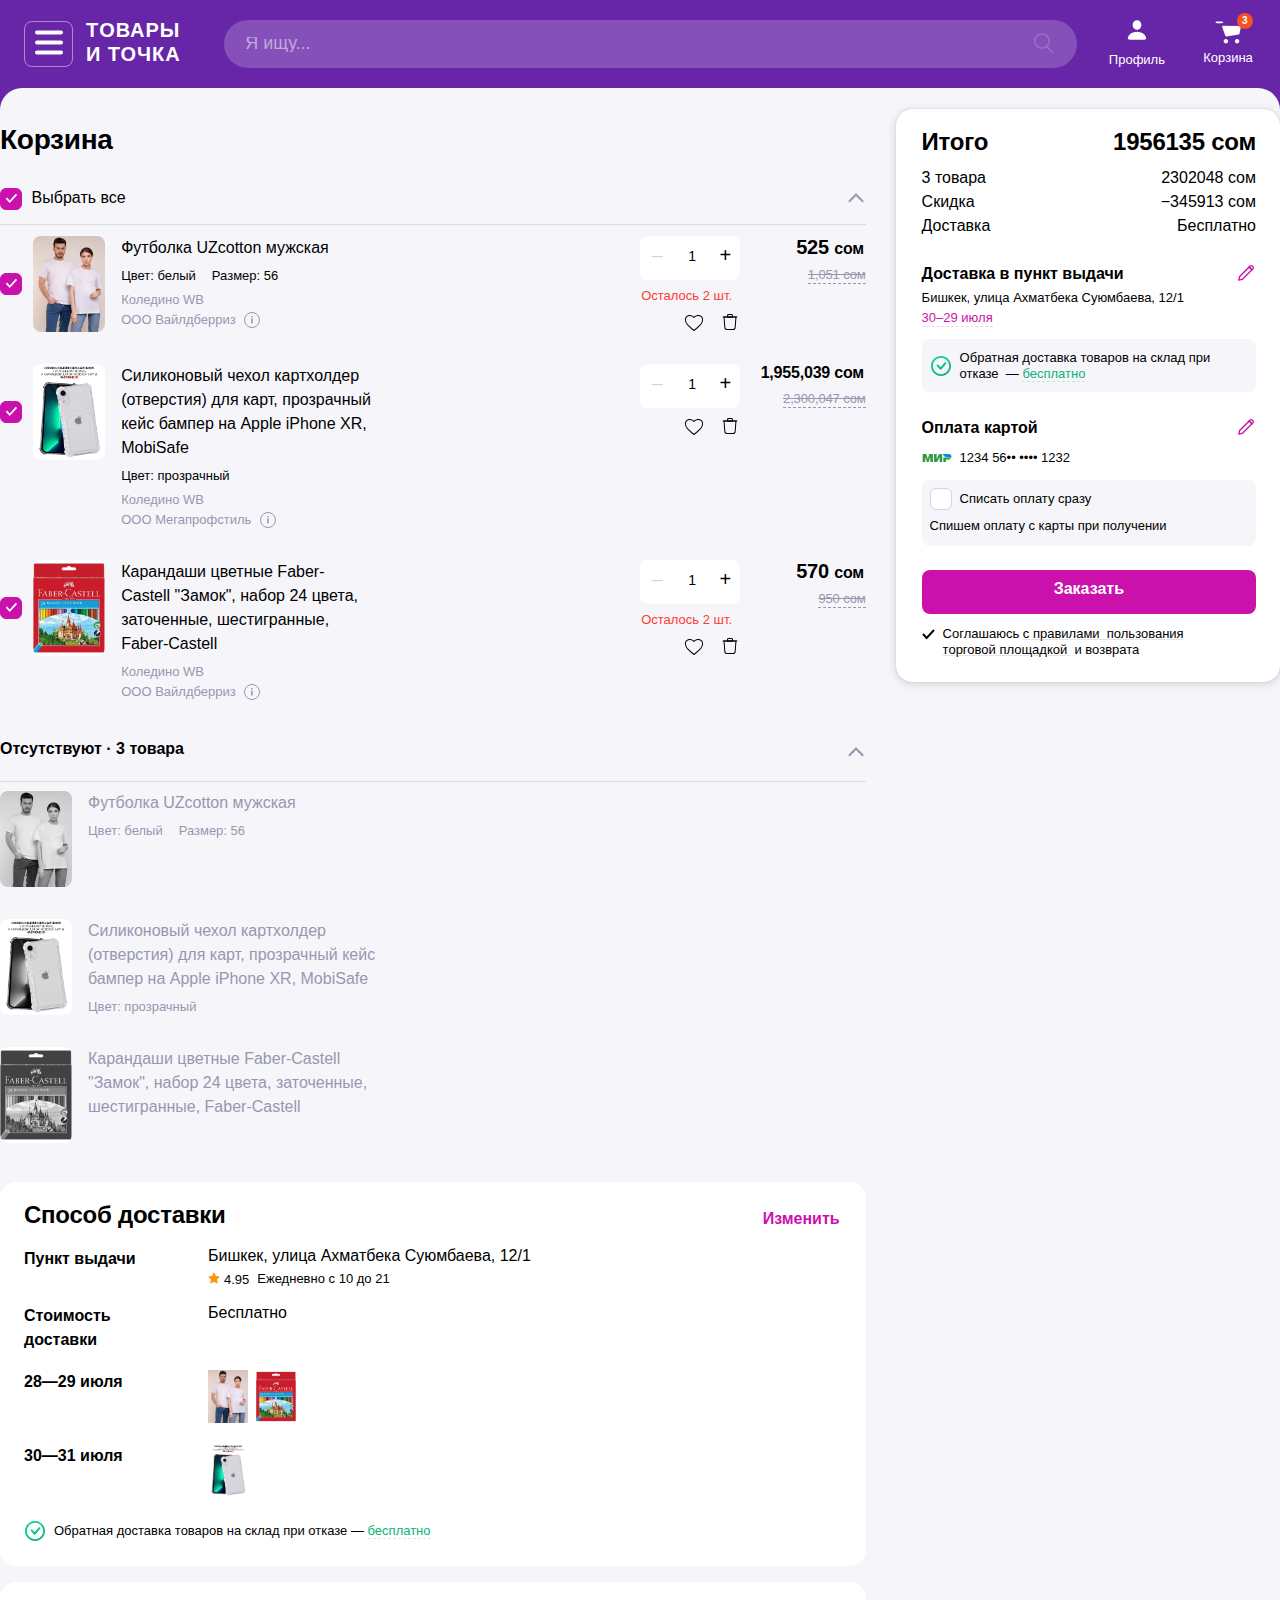
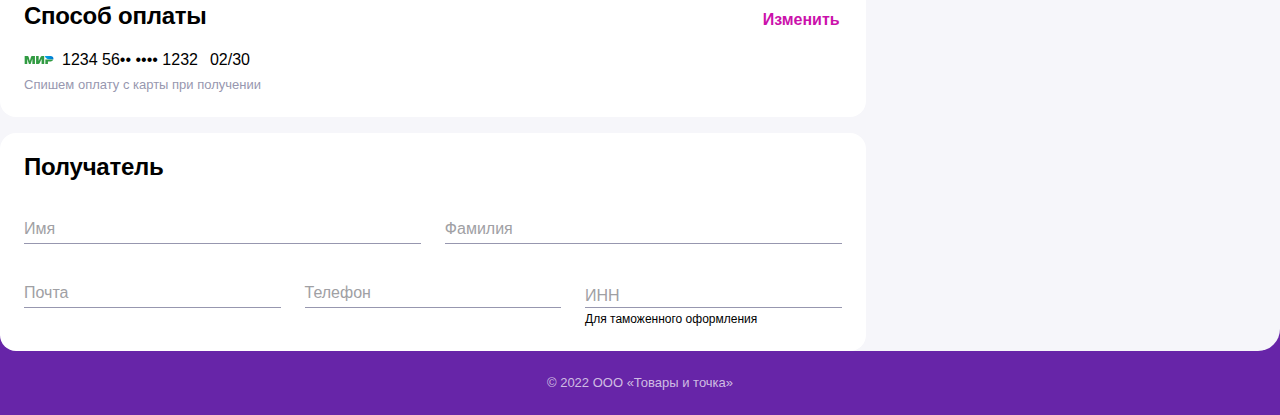
<file: index.html>
<!DOCTYPE html>
<html lang="en">
<head>
    <meta charset="UTF-8">
    <title>Title</title>
    <link rel="stylesheet" href="index.css">
    <link rel="stylesheet" href="src/styles/header.css">
    <link rel="stylesheet" href="src/styles/cartProducts.css">
    <link rel="stylesheet" href="src/styles/decoration.css">
    <link rel="stylesheet" href="src/styles/totalPrice.css">
    <link rel="stylesheet" href="src/styles/modalWindow.css">
</head>
<body>
<header class="header-container">
    <div class="header">
        <svg class="catalog-block-mob" xmlns="http://www.w3.org/2000/svg" width="28" height="28" viewBox="0 0 28 28" fill="none">
            <path fill-rule="evenodd" clip-rule="evenodd" d="M2.75 6C2.75 5.30964 3.30964 4.75 4 4.75H24C24.6904 4.75 25.25 5.30964 25.25 6C25.25 6.69036 24.6904 7.25 24 7.25H4C3.30964 7.25 2.75 6.69036 2.75 6Z" fill="white"/>
            <path fill-rule="evenodd" clip-rule="evenodd" d="M2.75 14C2.75 13.3096 3.30964 12.75 4 12.75H24C24.6904 12.75 25.25 13.3096 25.25 14C25.25 14.6904 24.6904 15.25 24 15.25H4C3.30964 15.25 2.75 14.6904 2.75 14Z" fill="white"/>
            <path fill-rule="evenodd" clip-rule="evenodd" d="M2.75 22C2.75 21.3096 3.30964 20.75 4 20.75H18C18.6904 20.75 19.25 21.3096 19.25 22C19.25 22.6904 18.6904 23.25 18 23.25H4C3.30964 23.25 2.75 22.6904 2.75 22Z" fill="white"/>
        </svg>
        <div class="burger-icon-and-title">
            <button class="catalog-block">
                <img src="src/assets/icons/catalog.svg">
            </button>
            <h4 class="title-wb">Товары<br>и точка</h4>
            <h4 class="title-wb-mob">Товары<br>и точка</h4>
        </div>
        <div class="search-block">
            <input type="text" placeholder="Я ищу...">
            <button><img src="src/assets/icons/search.svg"/></button>
        </div>
        <div class="search-block-mob">
            <svg xmlns="http://www.w3.org/2000/svg" width="28" height="28" viewBox="0 0 28 28" fill="none">
                <path fill-rule="evenodd" clip-rule="evenodd" d="M5.99886 12C5.99886 10.4087 6.631 8.88258 7.75622 7.75736C8.88143 6.63214 10.4076 6 11.9989 6C13.5902 6 15.1163 6.63214 16.2415 7.75736C17.3667 8.88258 17.9989 10.4087 17.9989 12C17.9989 13.5913 17.3667 15.1174 16.2415 16.2426C15.1163 17.3679 13.5902 18 11.9989 18C10.4076 18 8.88143 17.3679 7.75622 16.2426C6.631 15.1174 5.99886 13.5913 5.99886 12ZM11.9989 4C10.7257 4.00018 9.471 4.30422 8.339 4.88684C7.20699 5.46946 6.23038 6.31384 5.49034 7.3498C4.7503 8.38577 4.26819 9.5834 4.08409 10.8432C3.89998 12.1029 4.0192 13.3884 4.43183 14.5928C4.84446 15.7973 5.53859 16.8858 6.45652 17.768C7.37446 18.6502 8.48969 19.3006 9.70953 19.6651C10.9294 20.0296 12.2186 20.0977 13.4701 19.8638C14.7215 19.6298 15.8991 19.1006 16.9049 18.32L22.4339 23.85C22.6215 24.0375 22.8759 24.1428 23.1412 24.1427C23.4065 24.1426 23.6608 24.0371 23.8484 23.8495C24.0359 23.6619 24.1412 23.4074 24.1411 23.1421C24.141 22.8769 24.0355 22.6225 23.8479 22.435L18.3179 16.905C19.2356 15.7225 19.8032 14.3063 19.9561 12.8173C20.109 11.3283 19.8411 9.82621 19.1829 8.48188C18.5246 7.13754 17.5024 6.00485 16.2324 5.21256C14.9625 4.42027 13.4957 4.00017 11.9989 4Z" fill="white"/>
            </svg>
        </div>
        <div class="icons-and-menus">
            <button class="profile-btn">
                <img src="src/assets/icons/user.svg">
                <p>Профиль</p>
            </button>
            <button class="cart-btn">
                <img src="src/assets/icons/cart.svg" alt="cart"/>
                <div id="cart-counter" class="cart_counter_circle"></div>
                <p>Корзина</p>
            </button>
        </div>
    </div>
</header>
<main class="content">
    <section class="cart-container">
        <h3 class="title-cart-container">Корзина</h3>
        <div class="cart">
            <div class="available-products">
                <div class="header-available">
                    <div class="checkbox-block">
                        <input type="checkbox" checked id="cart_all" name="cart_all" onclick="addAllCheck()">
                        <label for="cart_all"></label>
                        <p>Выбрать все</p>
                    </div>
                    <div>
                        <img onclick="dropAvail()" class="dropbtn" src="src/assets/icons/arrow.svg" id="dropbtn-avail">
                    </div>
                </div>
                <hr/>
                <div class="dropdown">
                    <div class="cards-product" id="available-products-list">
<!--                        ///////////////////////////////////////////////////////////////////-->
                    </div>
                </div>
            </div>
            <div class="missing-products">
                <div class="header-missing">
                    <span id="missing-head"></span>
                    <div>
                        <img onclick="dropNotAvail()" class="dropbtn" src="src/assets/icons/arrow.svg" id="dropbtn-miss">
                    </div>
                </div>
                <div class="dropdown">
                    <div class="cards-product" id="missing-products-list">
                        <hr>
<!--                        ////////////////////////////////////////////////////////////////-->
                    </div>
                </div>
            </div>
            <div class="decoration-container">
                <div class="delivery-method-container">
                    <div class="header-decoration-block">
                        <h3>Способ доставки</h3>
                        <button class="change-btn" id="edit-delivery-method-btn" onclick="openModal('deliv')">Изменить</button>
                    </div>
                    <div class="delivery-information" id="delivery-information">
                        <div class="delivery-information-child" id="delivery-information-1"></div>
                        <!--                        ///////////////////////////////////-->
                        <div class="delivery-information-child" id="delivery-information-2"></div>
                        <!--                        ///////////////////////////////////-->
                    </div>
                </div>
                <div class="payment-method-container">
                    <div class="header-decoration-block">
                        <h3>Способ оплаты</h3>
                        <button class="change-btn" onclick="openModal('payMet')">Изменить</button>
                    </div>
                    <div id="select-bank-card">
                        <!--                        ///////////////////////////////////-->
                    </div>
                    <p class="payment-note">Спишем оплату с карты при получении</p>
                </div>
                <div class="recipient-container">
                    <div class="header-decoration-block">
                        <h3>Получатель</h3>
                    </div>
                    <div class="recipient-inputs" id="recipient-inputs">
                        <section>
                            <div class="block-input" id="name">
                                <input type="text" class="input-field" name="name" placeholder=" имя" id='name-input' required />
                                <label for="name-input" class="input-label">Имя</label>
                                <span></span>
                            </div>
                            <div class="block-input" id="surname">
                                <input type="text" class="input-field" placeholder="Фамилия" name="surname" id='surname-input' required />
                                <label for="surname-input" class="input-label">Фамилия</label>
                                <span></span>
                            </div>
                        </section>
                        <section>
                            <div class="block-input" id="email">
                                <input type="text" class="input-field" name="email" id='email-input' placeholder="Почта" required />
                                <label for="email-input" class="input-label">Почта</label>
                                <span></span>
                            </div>
                            <div class="block-input" id="phone">
                                <input type="text"  name="phone" id='phone-input' placeholder="Телефон" required data-phone-pattern = '+7 ___ ___-__-__' />
                                <label for="phone-input" class="input-label">Телефон</label>
                                <span></span>
                            </div>
                            <div class="block-input" id="INN">
                                <input class="input-without-required" type="number"  name="INN" id='INN-input' required placeholder="ИНН" />
                                <label for="INN-input" class="input-label">ИНН</label>
                                <span></span>
                                <p>Для таможенного оформления</p>
                            </div>
                        </section>
                    </div>
                </div>
            </div>
        </div>
    </section>
    <section class="making-order-container">
        <section class="cost-of-the-order" id="cost-of-the-order">
<!--            </section>-->
        </section>
        <div class="block-to-pay">
            <button id="set-order-btn" onclick="checkForm()"><span id="name-order-button">Заказать</span></button>
            <div class="checkbox-agreement">
                <img src="src/assets/icons/arrow_checkbox.svg">
                <p>Соглашаюсь <a >с правилами&nbsp; пользования торговой площадкой&nbsp;</a> и возврата</p>
            </div>
        </div>
    </section>
</main>
<section class="footer">
    <p>© 2022  ООО «Товары и точка»</p>
</section>
<section class="menu-mob">
    <img src="src/assets/icons/main.svg">
    <img src="src/assets/icons/catalog_mob.svg">
    <button class="cart-btn-mob">
        <svg xmlns="http://www.w3.org/2000/svg" width="28" height="29" viewBox="0 0 28 29" fill="none">
            <path fill-rule="evenodd" clip-rule="evenodd" d="M10.3248 18.4744C10.4895 18.9686 10.99 19.2688 11.5036 19.1814L24.1601 17.0281C24.596 16.954 24.9396 16.616 25.0209 16.1813L26.5023 8.25891C26.5592 7.95471 26.3289 7.67241 26.0194 7.66708L7.35686 7.34608C6.99275 7.33982 6.7318 7.69539 6.84695 8.04086L10.3248 18.4744Z" fill="#CB11AB"/>
            <path fill-rule="evenodd" clip-rule="evenodd" d="M23.75 25.3333C24.9926 25.3333 26 24.3259 26 23.0833C26 21.8406 24.9926 20.8333 23.75 20.8333C22.5074 20.8333 21.5 21.8406 21.5 23.0833C21.5 24.3259 22.5074 25.3333 23.75 25.3333Z" fill="#CB11AB"/>
            <path fill-rule="evenodd" clip-rule="evenodd" d="M10.75 25.3333C11.9926 25.3333 13 24.3259 13 23.0833C13 21.8406 11.9926 20.8333 10.75 20.8333C9.50736 20.8333 8.5 21.8406 8.5 23.0833C8.5 24.3259 9.50736 25.3333 10.75 25.3333Z" fill="#CB11AB"/>
            <path fill-rule="evenodd" clip-rule="evenodd" d="M2.45442 3.56046C3.1177 3.41833 4.01745 3.33325 5 3.33325C5.98255 3.33325 6.8823 3.41833 7.54558 3.56046C7.87345 3.63072 8.16489 3.71927 8.38495 3.83075C8.4917 3.88484 8.61185 3.959 8.71511 4.06714C8.80017 4.15621 9 4.40237 9 4.83325C9 5.26413 8.80017 5.5103 8.71511 5.59937C8.61185 5.7075 8.4917 5.78167 8.38495 5.83575C8.16489 5.94724 7.87345 6.03579 7.54558 6.10604C6.8823 6.24818 5.98255 6.33325 5 6.33325C4.01745 6.33325 3.1177 6.24818 2.45442 6.10604C2.12655 6.03579 1.83511 5.94724 1.61505 5.83575C1.5083 5.78167 1.38815 5.7075 1.28489 5.59937C1.19983 5.5103 1 5.26413 1 4.83325C1 4.40237 1.19983 4.15621 1.28489 4.06714C1.38815 3.959 1.5083 3.88484 1.61505 3.83075C1.83511 3.71927 2.12655 3.63072 2.45442 3.56046Z" fill="#CB11AB"/>
        </svg>
        <div id="cart-counter-mob" class="cart_counter_circle"></div>
    </button>
    <img src="src/assets/icons/favorites.svg">
    <svg xmlns="http://www.w3.org/2000/svg" width="28" height="29" viewBox="0 0 28 29" fill="none">
        <path fill-rule="evenodd" clip-rule="evenodd" d="M2.80005 22.7061C2.80005 23.7739 3.54488 24.3333 5.62764 24.3333H21.9725C24.0552 24.3333 24.8 23.7739 24.8 22.7061C24.8 19.6044 20.5656 15.3333 13.8069 15.3333C7.03453 15.3333 2.80005 19.6044 2.80005 22.7061Z" fill="#CCCCCC"/>
        <path fill-rule="evenodd" clip-rule="evenodd" d="M18.8 8.26675C18.8 11.1204 16.4913 13.3333 13.8001 13.3333C11.1088 13.3333 8.80006 11.1204 8.80006 8.29093C8.78692 5.4977 11.122 3.33325 13.8001 3.33325C16.4781 3.33325 18.8 5.44933 18.8 8.26675Z" fill="#CCCCCC"/>
    </svg>
</section>
<section class="modal hidden">
    <div class="header-modal" id="header-modal">
        <button class="btn-close"><img src="src/assets/icons/x_close.svg"/></button>
    </div>
    <div class="content-modal" id="content-modal">
    </div>
</section>
<div class="overlay hidden"></div>
</body>
<script src="src/service/products.js"></script>
<script src="src/service/personalData.js"></script>
<script src="src/components/deliveryRender.js"></script>
<script src="src/components/validationInputs.js"></script>
<script src="src/components/cartRender.js"></script>
<script src="src/components/renderOrder.js"></script>
<script src="modalWindow.js"></script>
</html>
</file>
<file: index.css>
*{
    margin: 0;
    padding: 0;
    box-sizing: border-box;
    font-family: 'Segoe UI', sans-serif;
    --violet: #6725A8;
    --magenta: #CB11AB;
    --light-gray: #F6F6FA;
    --gray: #A0A0A4;
    --smoky: #F6F6FA;
    --smoky-dark: #F0ECF4;
    --gray-blue: #9797AF;
    --coral: #FF3B30;
    --red: #F55123;
    --green: #0CB477;
}
body{
    background: var(--violet);
}
aside, nav, footer, header, section, main {
    display: block;
}
button {
    color: transparent;
    border: none;
}
button:hover{
    transform: scale(1.03);
}
button, input {
    box-shadow: none;
    background: none;
    cursor: pointer;
}
input:focus, input:active,
button:focus, button:active {
    outline: none;
}
input+label {
    cursor: pointer;
}
input::-webkit-outer-spin-button,
input::-webkit-inner-spin-button {
    -webkit-appearance: none;
    margin: 0;
}

input[type=number] {
    -moz-appearance: textfield;
}
@media (max-width: 1024px) and (min-width: 400px){
    .content{
        flex-direction: row;
        padding: 0 3% 4.8% 1.5rem;
    }
}
@media (max-width: 1023px) {
    .content{
        flex-direction: column;
        padding: 0;
    }
    .header-available .checkbox-block{
        padding: 0 1rem;
    }
}
@media (min-width: 1400px) {
    .content{
        padding: 0 2% 3.5% 1.5rem;
    }

}
.content{
    border-radius: 22px;
    background: var(--smoky);
    display: flex;
    align-items: flex-start;
    gap: 1.9rem;
    align-self: stretch;

    /*width: 100vw;*/
}
.checkbox-block{
    display: flex;
    align-items: center;
    gap: 0.6rem;
    align-self: stretch;
}
.checkbox-block p{
    color:  #000;
    font-size: 16px;
    font-style: normal;
    font-weight: 400;
    line-height: 1.3rem;
}
.checkbox-block input {
    position: absolute;
    z-index: -1;
    opacity: 0;
}
.checkbox-block input+label {
    display: inline-flex;
    align-items: center;
    user-select: none;
}
.checkbox-block input+label::before {
    content: '';
    display: inline-block;
    width: 20px;
    height: 20px;
    background: #fff;
    border: 1px solid #d3d4dd;
    border-radius: 6px;
    background-repeat: no-repeat;
    background-position: center center;
    background-size: 100% 100%;
}
.checkbox-block input:checked+label::before {
    background-image: url(src/assets/icons/checkbox.svg);
    border: 1px solid var(--magenta);
    background-color: var(--magenta);
}
.custom-radio{
    display: flex;
    align-items: center;
    gap: 0.6rem;
    align-self: stretch;
}
.custom-radio input {
    position: absolute;
    z-index: -1;
    opacity: 0;
}
.custom-radio input+label {
    display: inline-flex;
    align-items: center;
    user-select: none;
}
.custom-radio input+label::before {
    content: '';
    display: inline-block;
    width: 1rem;
    height: 1rem;
    background: #fff;
    border: 1px solid #d3d4dd;
    border-radius: 20px;
    background-repeat: no-repeat;
    background-position: center center;
    background-size: 100% 100%;
}
.custom-radio input:checked+label::before{
    background-image: url(src/assets/icons/radio_checked.svg);
    border: 1px solid var(--magenta);
    background-color: var(--magenta);
}
.custom-radio p{
    display: flex;
    flex-direction: row;
    align-items: center;
    gap: 4px;
    flex: 1 0 0;
}
/*///decoration-container/////*/
.decoration-container{
    display: flex;
    flex-direction: column;
    align-items: flex-start;
    gap: 1rem;
    align-self: stretch;
}
/*/////////////////////////////////////////////////*/
/*////////////CONTENT PRICE STYLES/////////////////*/
/*/////////////////////////////////////////////////*/

.footer{
    display: flex;
    padding: 24px;
    flex-direction: column;
    align-items: center;
    gap: 40px;
    align-self: stretch;
    background: var(--violet)
}
.footer p{
    color: rgba(255, 255, 255, 0.70);
    text-align: center;
    font-size: 13px;
    font-style: normal;
    font-weight: 400;
    line-height: 16px;
}
</file>
<file: src/styles/header.css>
@media (min-width: 1024px) {
    .header{
        padding: 1rem 1.5rem 1rem 1.5rem;
        gap: 1.9rem;
        display: flex;
        flex-direction: row;
        align-items: center;
        align-self: stretch;
    }
    .burger-icon-and-title{
        display: flex;
        flex-direction: row;
        align-items: center;
        width: 170px;
        gap: 0.5rem;
        padding: 0;
    }
    .burger-icon-and-title img{
        width: 1.75rem;
        height: 1.8rem;
    }
    .menu-mob{
        display: none;
    }
    .icons-and-menus{
        display: flex;
    }
    .search-block-mob{
        display: none;
    }
    .search-block{
        display: flex;
        height: 3rem;
        padding: 0 1.3rem;
        align-items: center;
        flex: 1 0 0;
        border-radius: 36px;
        background: rgba(255, 255, 255, 0.2);
    }
    .search-block input{
        align-items: center;
        background: rgba(255, 255, 255, 0);
        width: 100%;
        border: none;
        color: #fff;
    }
    .search-block input:focus {
        outline: none;
    }
    .search-block input::placeholder {
        color: rgba(255, 255, 255, 0.5);
        font-size: 1.125rem;
    }
    .search-block img{
        width: 24px;
        height: 24px;
        opacity: 0.4;
        cursor: pointer;
    }
    .catalog-block-mob{
        display: none;
    }
    .catalog-block{
        display: flex;
        padding: 0.4rem 0.6rem 0.6rem 0.6rem;
        justify-content: space-between;
        border-radius: 8px;
        border: 1px solid rgba(255, 255, 255, 0.45);
    }
    .title-wb{
        flex-shrink: 0;
        font-size: 28px;
        font-style: normal;
        font-weight: 600;
        line-height: 24px;
        font-variant: all-small-caps;
        letter-spacing: 0.06rem;
        color: #FFF;
        padding: 0 0 0.5rem 0.3rem;
    }
    .title-wb-mob{
        display: none;
    }
}
@media (max-width: 1023px) {
    .header{
        display: flex;
        height: 56px;
        padding: 0px 13px;
        align-items: center;
        gap: 16px;
        align-self: stretch;
        justify-content: space-between;
    }
    .catalog-block{
        display: none;
    }
    .title-wb{
        display: none;
    }
    .title-wb-mob{
        color:  #FFF;
        font-size: 26px;
        font-style: normal;
        font-weight: 600;
        line-height: 24px;
        font-variant: all-small-caps;
        letter-spacing: 0.52px;
    }
    .burger-icon-and-title{
        display: flex;
        width: 180px;
        height: 56px;
        align-items: center;
        gap: 16px;
        margin-right: 6px;
    }
    .search-block-mob{
        display: flex;
        align-items: flex-start;
        gap: 16px;
    }
    .search-block{
        display: none;
    }

    .icons-and-menus{
        display: none;
    }
    .menu-mob{
        background: #FFF;
        display: flex;
        height: 56px;
        padding: 0px 13px;
        justify-content: space-between;
        align-items: center;
        align-self: stretch;
    }

}
.header{
    background: var(--violet);
    color: #FFFFFF;
}
.header-container{
    flex-direction: column;
    align-items: flex-start;
    align-self: stretch;
}
/*.header-rounding{*/
/*    height: 1.5rem;*/
/*    align-self: stretch;*/
/*}*/




.icons-and-menus{
    flex-direction: row;
    padding: 0 0.2rem 0.2rem 0.6rem;
    justify-content: center;
    align-items: center;
    gap: 2.9rem;
    align-self: stretch;
}
.icons-and-menus p{
    font-size: 13px;
    font-style: normal;
    font-weight: 400;
    line-height: 16px;
    color: #FFFFFF;
}
.profile-btn{
    display: flex;
    width: 40px;
    padding-bottom: 0px;
    flex-direction: column;
    justify-content: center;
    align-items: center;
    gap: 8px;
    align-self: stretch;
}
.cart-btn-mob{
    position: relative;
}
.cart-btn-mob .cart_counter_circle{
    height: 0.8rem;
    width: 0.8rem;
    border-radius: 16px;
    background: var(--red);
    position: absolute;
    top: 0;
    right: -0.2rem;
    color: #FFF;
    font-size: 10px;
    font-style: normal;
    font-weight: 700;
    line-height: 0.8rem;
}
.cart-btn{
    width: 100%;
    padding-bottom: 0px;
    flex-direction: column;
    justify-content: center;
    align-items: center;
    gap: 6px;
    align-self: stretch;
    position: relative;
}
.cart-btn .cart_counter_circle{
    height: 1rem;
    width: 1rem;
    border-radius: 16px;
    background: var(--red);
    position: absolute;
    top: -0.2rem;
    right: 0;
    color: #FFF;
    font-size: 10px;
    font-style: normal;
    font-weight: 700;
    line-height: 1rem;
}
.icons-and-menus img{
    width: 28px;
    height: 28px;
}
</file>
<file: src/styles/cartProducts.css>
@media(min-width: 1023px){
    .cart-container{
        min-width: 40rem;
        flex-grow: 1;
    }
    .size-mob-block{
        display: none;
    }
    .details-product{
        padding-top: 0;
        justify-content: space-between;
        align-items: flex-start;
        gap: 1rem;
        align-self: stretch;
    }
    .details-count-product{
        flex-direction: column;
        align-items: flex-end;
        gap: 0.5rem;
        align-self: stretch;
    }
    .specifications-item-mob{
        display: none;
    }
}
@media (max-width: 1023px) {
    .header-available .checkbox-block{
        padding: 0 0.2rem;
    }
    .cart-container{
        width: 100%;
    }
    .cards-product{
        display: flex;
        width: 100%;
        flex-direction: column;
        align-items: flex-start;
        gap: 1rem;
    }
    .available-products, .missing-products, .title-cart-container{
        padding: 0 1rem;
    }
    .item-cart{
        display: flex;
        flex-direction: column;
        align-items: flex-start;
        gap: 12px;
        align-self: stretch;
        position: relative;
    }
    .description-product{
        display: flex;
        width: 288px;
        align-items: flex-start;
        gap: 16px;
    }
    .item-image{
        display: flex;
        align-items: center;
        gap: 12px;
        position: relative;
    }
    .cards-product .checkbox-block{
        position: absolute;
        left: 0.2rem;
        top: 0.2rem;
    }
    .size-mob-block{
        display: block;
        position: absolute;
        bottom: 0.2rem;
        left: 0.2rem;
        width: 22px;
        height: 22px;
        padding: 0px 4px 3px 4px;
        border-radius: 6px;
        background: #FFF;
        font-size: 14px;
        font-style: normal;
        font-weight: 400;
        line-height: 20px;
        color: #000;
    }
    .specifications-item-mob{
        display: flex;
        align-items: baseline;
        gap: 5px;
        align-self: stretch;
    }
    /*.details-price-product{*/
    /*    position: absolute;*/
    /*    top: 0;*/
    /*}*/
    .details-count-product{
        width: 100%;
        display: flex;
        flex-direction: row;
        height: 2rem;
        justify-content: space-between;
        align-items: center;
        align-self: stretch;
        text-align: center;
    }
    .details-product{
        justify-content: space-between;
        width: 100%;
        /*position: relative;*/
        /*text-align: left;*/
        /*top: -152px;*/
        /*left: 97px;*/
        /*width: calc(100% - 100px);*/
    }
    .details-count-product p{
        font-size: 18px !important;
    }
}

.cart-container{
    display: flex;
    flex-direction: column;
    align-items: flex-start;
    gap: 1.68rem;
    flex: 1 0 0;
    /*width: 65%;*/
    padding-top: 2.13rem;
}
.title-cart-container{
    color: #000;
    font-size: 1.75rem;
    font-style: normal;
    font-weight: 700;
    line-height: 2.25rem;
    letter-spacing: -0.28px;
}
.cart{
    display: flex;
    flex-direction: column;
    align-items: flex-start;
    gap: 1.7rem;
    width: 100%;
}
/*///available-products/////*/
.header-available{
    display: flex;
    flex-direction: row;
    justify-content: space-between;
    align-items: center;
    align-content: space-between;
    width: 100%;
    gap: 16px;
}
.header-missing{
    display: flex;
    flex-direction: row;
    justify-content: space-between;
    align-content: space-between;
    width: 100%;
}
.header-missing span{
    color: #000;
    font-size: 16px;
    font-style: normal;
    font-weight: 600;
    line-height: 24px;
    margin-top: -2px;
}
.available-products{
    display: flex;
    width: 100%;
    flex-direction: column;
    align-items: flex-start;
    gap: 0.8rem;
    position: relative;
}
.available-products hr{
    width: 100%;
    margin-top: 2.45rem;
    height: 1px;
    background: rgba(0, 0, 0, 0.10);
    border: none;
    position: absolute;
}
.missing-products hr{
    width: 100%;
    margin-top: -0.8rem;
    margin-bottom: -0.7rem;
    height: 1px;
    background: rgba(0, 0, 0, 0.10);
    border: none;
}
.dropbtn{
    padding: 0.1rem 0 0.1rem 0;
}
.dropdown{
    width: 100%;
}
.close {
    transform: rotate(180deg);
    transition: 0.5s;
}
.hide {display:none;}
.cards-product{
    display: flex;
    flex-direction: column;
    align-items: flex-start;
    gap: 1.25rem;
    align-self: stretch;
    width: 100%;
    margin-top: 0.7rem;
    position: relative;
}
.item-cart {
    display: flex;
    justify-content: space-between;
    align-items: flex-start;
    align-self: stretch;
    width: 100%;
}

.description-product{
    display: flex;
    padding-bottom: 12px;
    align-items: flex-start;
    gap: 1rem;
    flex: 1 0 0;
}
.description-product-missing{
    display: flex;
    justify-content: space-between;
    align-items: flex-start;
    align-self: stretch;
    width: 100%;
}
.description-product-missing:nth-child(0){
    width: 26rem;
}
.description-product:hover + .fav-del-not-avail-product{
    opacity: 1;
    transition: 0.5s;
}
.fav-del-not-avail-product{
    opacity: 0;
    transition-delay:4s;
    cursor: pointer;
    display: flex;
    flex-direction: row;
    padding-top: 0.1rem;
    align-items: flex-start;
    gap: 16px;
    align-self: stretch;
}
@media (min-width: 1023px) and (max-width: 1399px){
    .fav-del-not-avail-product{
        width: 11.5rem;
    }
}
@media (min-width: 1400px) {
    .fav-del-not-avail-product{
        width: 11.2rem;
    }
}
@media (min-width: 1023px){
    .specifications-item{
        width: 15.7rem !important;
    }
    .details-product{
        width: 14.125rem;
    }
}
.details-product{
    display: flex;

    /*width: 35%;*/

}
.item-image{
    display: flex;
    align-items: center;
    gap: 0.7rem;
}
.container-item-image{
    width: 4.5rem;
    height: 6rem;
    overflow: hidden;
    border-radius: 8px;
}
.container-item-image img{
    width: 100%;
    object-fit: cover;
}
.specifications-item{
    display: flex;
    flex-direction: column;
    align-items: flex-start;
    gap: 0.5rem;
    align-self: stretch;
}

.specifications-item h5{
    color: #000;
    font-size: 16px;
    font-style: normal;
    font-weight: 400;
    line-height: 1.5rem;
}
.item-color-and-size{
    color: #000;
    font-size: 13px;
    font-style: normal;
    font-weight: 400;
    line-height: 1rem;
    display: flex;
    flex-direction: row;
    align-items: center;
    gap: 1rem;
    align-self: stretch;
}
.info-icon{
    display: flex;
    flex-direction: row;
}
.popup-info {
    z-index: 1;
    cursor: pointer;
    position: relative;
}

.get-info-popup:hover + .popup-info {
    opacity: 1;
    visibility: visible;
}
.popup-info{
    width: 17.5rem;
    height: 6.5rem;
    background: #FFF;
    display: flex;
    padding: 10px 16px;
    flex-direction: column;
    align-items: flex-start;
    gap: 0.5rem;
    border-radius: 8px;
    box-shadow: 0px 0px 1px 0px rgba(0, 0, 0, 0.30), 0px 2px 10px 0px rgba(0, 0, 0, 0.15);
    position: absolute;
    margin: 2.5rem 0 0 0.1rem;
    visibility: hidden;
    opacity: 0;
    transition: visibility 0s, opacity 0.15s ease-in;
    z-index: 1;
    /*top: 20%;*/
    /*left: -125px;*/
}
.popup-info h4{
    color: #000;
    font-size: 13px;
    font-style: normal;
    font-weight: 700;
    line-height: 16px;
}
.popup-info span{
    font-size: 13px;
    font-style: normal;
    font-weight: 400;
    line-height: 16px;
    color: #000;
}
.specifications-item div{
    display: flex;
    flex-direction: column;
    align-items: flex-start;
    gap: 4px;
    align-self: stretch;
}
.specifications-item div p{
    color: var(--gray-blue);
    font-size: 13px;
    font-style: normal;
    font-weight: 400;
    line-height: 1rem;
    display: flex;
    height: 1rem;
    align-items: center;
    gap: 0.4rem;
    align-self: stretch;
}
.specifications-item div p span{
    width: 20px;
    height: 20px;
}
.details-count-product{
    display: flex;

}
.details-count-product p{
    color: var(--coral);
    font-size: 13px;
    font-style: normal;
    font-weight: 400;
    line-height: 16px;
    width: 100%;
    padding-left: 0.1rem;
}
.counter-btn{
    display: flex;
    background-color:  #FFF;
    color: #000;
    border-radius: 8px;
    padding: 0 4px 0 5px;
    width: 6.25rem;
    height: 2.75rem;
}
.counter-btn button{
    user-select: none;
    display: flex;
    flex-direction: column;
    align-items: center;
    justify-content: center;
    text-align: center;
    color: #000;
    font-size: 20px;
    font-weight: 400;
    line-height: 24px;
    letter-spacing: -0.2px;
    padding: 0 6px 6px 7px;
}
.counter-btn span{
    font-size: 20px;
    font-style: normal;
    font-weight: 400;
    line-height: 24px;
    letter-spacing: -0.2px;
}
.counter-btn input{
    display: flex;
    width: 2.75rem;
    font-size: 14px;
    font-style: normal;
    font-weight: 400;
    line-height: 20px;
    text-align: center;
    flex-shrink: 0;
    border: none;
    padding: 0 0 5px 3px;
}
.counter-btn p{
    display: flex;
    width: 2.75rem;
    font-size: 14px;
    font-style: normal;
    font-weight: 400;
    line-height: 20px;
    text-align: center;
    flex-shrink: 0;
    border: none;
}
.counter-btn-grey span{
    color: rgba(0, 0, 0, 0.20);
}
.details-price-product{
    display: flex;
    flex-direction: column;
    align-items: flex-end;
    gap: 0.35rem;
    flex: 1 0 0;
    align-self: stretch;
    margin-top: 2px;
}
.details-price-product h3{
    display: flex;
    align-items: baseline;
    color:  #000;
    text-align: right;
    padding-right: 0.1rem;
    margin-top: -0.3rem;
}
.final-price-1{
    font-size: 20px;
    font-style: normal;
    font-weight: 700;
    line-height: 20px;
    letter-spacing: -0.2px;
}
.final-price-2{
    font-style: normal;
    font-weight: 700;
    letter-spacing: -0.2px;
    font-size: 16px;
    line-height: 24px;
}
.full-price-p{
    color: var(--gray-blue);
    font-size: 13px;
    font-style: normal;
    font-weight: 400;
    line-height: 1rem;
    text-decoration: line-through;
    display: flex;
    flex-direction: column;
    align-items: flex-start;
    gap: 1px;
    border-bottom: 1px dashed var(--gray-blue);
    letter-spacing: -0.01em;
    position: relative;
}
.fav-del-product{
    display: flex;
    justify-content: center;
    align-items: center;
    gap: 1rem;
}
/*///missing-products/////*/
.missing-products{
    display: flex;
    width: 100%;
    flex-direction: column;
    align-items: flex-start;
    gap: 1rem;
    position: relative;
}
.popup-price-info{
    z-index: 1;
    cursor: pointer;
    position: relative;
}
.full-price-p:hover + .popup-price-info {
    opacity: 1;
    visibility: visible;
}
.popup-price-info {
    width: 15rem;
    padding: 11px 16px 13px 16px;
    display: flex;
    flex-direction: column;
    gap: 0.5rem;
    background: #FFF;
    border-radius: 8px;
    box-shadow: 0px 0px 1px 0px rgba(0, 0, 0, 0.30), 0px 2px 10px 0px rgba(0, 0, 0, 0.15);
    position: absolute;
    margin-top: 3rem;
    visibility: hidden;
    opacity: 0;
    transition: visibility 0s, opacity 0.15s ease-in;
    z-index: 1;
    right: 0;
    font-size: 13px;
    font-style: normal;
    font-weight: 400;
    line-height: 16px;
}

.popup-price-info p{
    display: flex;
    justify-content: space-between;
    color: var(--gray);
    font-size: 13px;
    font-style: normal;
    font-weight: 400;
    line-height: 16px;
}
.popup-price-info p span{
    color: #000;
    text-align: right;
}
.to_favorite:hover{
    stroke: #CB11AB;
    fill: #CB11AB;
}
.to_favorite{
    fill: black;
}
.to_delete:hover{
    stroke: #F55123;
    fill: #F55123;
}
.to_delete{
    fill: black;
}
</file>
<file: src/styles/decoration.css>
@media (min-width: 1023px) and (max-width: 1399px) {
    .recipient-inputs{
        width:100%;
    }

}
@media (min-width: 1399px) {
    .recipient-inputs{
        width: 83%;
    }
}
@media (min-width: 1023px) {
    .recipient-container{
        padding: 1rem 1.5rem 1.5rem 1.5rem;
        flex-direction: column;
        align-items: flex-start;
        gap: 1rem;
    }
    .recipient-inputs section{
        align-items: flex-start;
        gap: 1.5rem;
        align-self: stretch;
        height: 4rem;
    }
}
@media (max-width: 1023px) {
    .recipient-container{
        padding: 1rem 1.5rem 1.5rem 1.5rem;
        flex-direction: column;
        align-items: flex-start;
        gap: 1rem;
    }
    .recipient-inputs section{
        flex-direction: column;
        width: 100%;
    }
}
.delivery-method-container{
    display: flex;
    width: 100%;
    padding: 1rem 1.5rem 1.5rem 1.5rem;
    flex-direction: column;
    align-items: center;
    gap: 1rem;
    border-radius: 16px;
    background: #FFF;
}
.header-decoration-block{
    display: flex;
    /*padding: 0px 1.5rem;*/
    align-items: flex-start;
    gap: 0.625rem;
    align-self: stretch;
    justify-content: space-between;
    padding-top: 0.1rem;
}
.header-decoration-block h3{
    color: #000;
    font-size: 24px;
    font-style: normal;
    font-weight: 700;
    line-height: 32px;
    letter-spacing: -0.24px;
}
.change-btn{
    display: flex;
    padding: 0.5rem 0.125rem 0 0;
    align-items: flex-start;
    align-self: stretch;
    color: var(--magenta);
    text-align: right;
    font-size: 16px;
    font-style: normal;
    font-weight: 700;
    line-height: 1.5rem;
}
.delivery-method-container h5{
    color:  #000;
    font-size: 16px;
    font-style: normal;
    font-weight: 600;
    line-height: 1.5rem;
    width: 10rem;
}
.delivery-information, .delivery-information-child{
    display: flex;
    flex-direction: column;
    gap: 1.1rem;
    align-items: flex-start;
    align-self: stretch;
    width: 100%;
}
.delivery-point{
    display: flex;
    flex-direction: row;
    width: 100%;
    gap: 1.5rem;
}
.pickup-point{
    display: flex;
    flex-direction: column;
    gap: 0.4rem;
}
.pickup-point-info{
    display: flex;
    gap: 0.5rem;
}
.pickup-point-info p{
    font-size: 16px;
    font-style: normal;
    font-weight: 400;
    line-height: 24px;
}
.pickup-point-info span{
    font-size: 13px;
    font-style: normal;
    font-weight: 400;
    line-height: 14px;
}
.pickup-point-info span img{
    width: 12px;
    height: 12px;
    margin-right: 0.25rem;
}
.delivery-date-images{
    display: flex;
    height: 3.5rem;
    align-items: flex-start;
    align-self: stretch;
    gap: 0.5rem;
}
.delivery-date-images div{
    border-radius: 8px;
    width: 2.5rem;
    height: 3.5rem;
}
.delivery-date-images img{
    object-fit: cover;
    width: 100%;
}
.product-delivery{
    position: relative;
}
.product-delivery div{
    display: flex;
    width: fit-content;
    height: 16px;
    transform: rotate(0.065deg);
    padding: 1px 0.3rem 0px 0.3rem;
    justify-content: center;
    align-items: center;
    border-radius: 16px;
    background: var(--red);
    z-index: 1000;
    position: absolute;
    top: -15%;
    right: -10%;
    color: #FFF;
    text-align: center;
    font-size: 10px;
    font-style: normal;
    font-weight: 600;
    line-height: 18px;
}
.delivery-note{
    display: flex;
    align-items: center;
    gap: 0.5rem;
    align-self: stretch;
    margin-top: 0.18rem;
}
.delivery-note img{
    width: 22px;
    height: 22px;
}
.description-note-delivery, .description-note-delivery-order{
    color: #000;
    font-size: 13px;
    font-style: normal;
    font-weight: 400;
    line-height: 16px;
    cursor: pointer;
    position: relative;
}
.description-note-delivery span, .description-note-delivery-order span{
    border-bottom: 1px dashed #0CB47733;
    color: var(--green)
}
.popup-info-note-delivery{
    z-index: 1;
    cursor: pointer;
    position: relative;
}
.description-note-delivery:hover + .popup-info-note-delivery {
    opacity: 1;
    visibility: visible;
}
.popup-info-note-delivery {
    width: 18rem;
    padding: 0.625rem 1rem 0.875rem 1rem;
    flex-direction: column;
    align-items: flex-start;
    background: #FFF;
    display: flex;
    border-radius: 8px;
    box-shadow: 0px 0px 1px 0px rgba(0, 0, 0, 0.30), 0px 2px 10px 0px rgba(0, 0, 0, 0.15);
    position: absolute;
    margin-top: 5rem;
    visibility: hidden;
    opacity: 0;
    transition: visibility 0s, opacity 0.15s ease-in;
    z-index: 1;
    left: 27%;
    font-size: 13px;
    font-style: normal;
    font-weight: 400;
    line-height: 16px;
}

/*//////////////////////////////////////////////////////////////////////////////////////////////////////////////////////////////*/
.payment-method-container{
    display: flex;
    padding: 1rem 1.5rem 1.5rem 1.5rem;
    flex-direction: column;
    align-items: flex-start;
    gap: 0.5rem;
    align-self: stretch;
    border-radius: 16px;
    background: #FFF;
    width: 100%;
}
.bank-card{
    margin-top: 0.7rem;
    display: flex;
    width: 100%;
    align-items: center;
    gap: 0.5rem;
}
.bank-card p{
    display: flex;
    align-items: flex-start;
    gap: 0.75rem;
}
.payment-note{
    font-size: 13px;
    font-style: normal;
    font-weight: 400;
    line-height: 16px;
    color: var(--gray-blue)
}
/*//////////////////////////////////////////////////////////////////////////////////////////////////////////////////////////////*/
.recipient-container{
    display: flex;

    border-radius: 16px;
    background: #FFF;
    width: 100%;
}

.recipient-inputs{
    display: flex;
    flex-direction: column;
    align-items: flex-start;
    align-self: stretch;
}
.recipient-inputs section{
    display: flex;
}
.block-input{
    position: relative;
    display: block;
    width: 100%;
    margin: 10px 0;
}
.block-input p{
    font-size: 12px;
    font-style: normal;
    font-weight: 400;
    line-height: 14px;
}
.block-input span{
    color: var(--red);
    font-size: 12px;
    font-style: normal;
    font-weight: 400;
    line-height: 14px;
}
.recipient-inputs input{
    border: none;
    border-radius: 0;
    border-bottom: 1px solid var(--gray-blue);
    height: 2.2rem;
    outline: 0;
    box-sizing: border-box;
    font-size: 16px;
    font-style: normal;
    font-weight: 400;
    line-height: 24px;
    color: #000;
    padding-top: 0.5rem;
    width: 100%;
    margin-bottom: 0.25rem;
}

.recipient-inputs input:focus {
    outline: none;
}
.recipient-inputs input:focus ~ .input-label,
.recipient-inputs input:valid ~ .input-label,
.recipient-inputs input:optional:invalid~label{
    position: absolute;
    top: -15%;
    display: block;
    transition: 0.2s;
    font-size: 13px;
    font-style: normal;
    font-weight: 400;
    line-height: 16px;
}

.recipient-inputs input::placeholder {
    color: transparent;
}
.input-label {
    position: absolute;
    top: 22%;
    left: 0;
    background: none;
    -webkit-transition: top .2s ease-in-out, font-size .2s ease-in-out;
    transition: top .2s ease-in-out,font-size .2s ease-in-out;
    color: var(--gray);
    font-size: 16px;
    font-style: normal;
    font-weight: 400;
    line-height: 24px;
}
</file>
<file: src/styles/totalPrice.css>
@media (min-width: 1024px) {
    .making-order-container{
        background: #FFF;
        box-shadow: 0px 2px 10px rgba(0, 0, 0, 0.15), 0px 0px 1px rgba(0, 0, 0, 0.3);
        padding: 1.2rem 1.15rem 1.5rem 1.5rem;
    }
    .popup-info-note-delivery-order{
        width: 105%;
        left: -2.5%;
    }
}
@media (min-width: 1024px) and (max-width: 1399px){
    .making-order-container{
        padding: 1.1rem 1.5rem 1.5rem 1.6rem;
        max-width: 30%;
        min-width: 18.94rem;
    }
    .popup-info-note-delivery-order{
        width: 110%;
        left: -5%;
    }
}
@media (min-width: 1400px) {
    .making-order-container{
        max-width: 31.5%;
        min-width: 26.8rem;
    }
}
@media (max-width: 1023px) {
    .making-order-container{
        padding: 0.5rem 1rem 0 1rem;
        background: none ;
    }
}
.making-order-container{
    display: flex;
    height: fit-content;
    gap: 1.5rem;
    flex-direction: column;
    align-items: center;
    align-self: stretch;
    border-radius: 16px;
    margin-top: 1.3rem;
}
.cost-of-the-order{
    width: 100%;
    display: flex;
    flex-direction: column;
    align-items: flex-start;
    gap: 1.5rem;
    align-self: stretch;
}
.price-order-container{
    display: flex;
    flex-direction: column;
    align-items: flex-start;
    gap: 0.5rem;
    align-self: stretch;
}
.header-price-order{
    display: flex;
    justify-content: space-between;
    align-items: flex-start;
    align-self: stretch;
}
.header-price-order h2{
    color: #000;
    font-size: 24px;
    font-style: normal;
    font-weight: 700;
    line-height: 32px;
    letter-spacing: -0.24px;
}
.header-price-order span{
    color: #000;
    font-size: 20px;
    font-style: normal;
    font-weight: 700;
    line-height: 28px;
    letter-spacing: -0.2px;
}
.price-order-container section{
    display: flex;
    flex-direction: column;
    align-items: flex-start;
    align-self: stretch;
}
.price-order-container div{
    display: flex;
    justify-content: space-between;
    align-items: flex-start;
    align-self: stretch;
}
.price-order-container div p{
    color:  #000;
    font-size: 16px;
    font-style: normal;
    font-weight: 400;
    line-height: 24px;
}
/*////////////////////////*/
.delivery-order{
    display: flex;
    flex-direction: column;
    align-items: flex-start;
    gap: 0.75rem;
    align-self: stretch;
    position: relative;
}
.point-courier-order{
    display: flex;
    flex-direction: column;
    align-items: flex-start;
    gap: 4px;
    align-self: stretch;
}
.point-courier-order section, .paymet-order-details section{
    display: flex;
    justify-content: space-between;
    align-items: center;
    align-self: stretch;
    gap: 16px;
}
.point-courier-order section h5, .paymet-order-details section h5{
    color: #000;
    font-size: 16px;
    font-style: normal;
    font-weight: 700;
    line-height: 24px;
}
.point-courier-order p{
    color:#000;
    font-size: 13px;
    font-style: normal;
    font-weight: 400;
    line-height: 16px;
}
.point-courier-order span{
    color: var(--magenta);
    font-size: 13px;
    font-style: normal;
    font-weight: 400;
    line-height: 16px;
    border-bottom: 1px dashed  rgba(203, 17, 171, 0.20);;
}
.delivery-order-note {
    display: flex;
    padding: 0.66rem 0.5rem 0.65rem 0.5rem;
    align-items: center;
    gap: 0.5rem;
    align-self: stretch;
    border-radius: 8px;
    background: var(--smoky);
}
.popup-info-note-delivery-order{
    z-index: 1;
    cursor: pointer;
    position: relative;
}
.description-note-delivery-order:hover + .popup-info-note-delivery-order {
    opacity: 1;
    visibility: visible;
}
.popup-info-note-delivery-order {

    padding: 0.625rem 1rem 0.875rem 1rem;
    flex-direction: column;
    align-items: flex-start;
    background: #FFF;
    display: flex;
    border-radius: 8px;
    box-shadow: 0px 0px 1px 0px rgba(0, 0, 0, 0.30), 0px 2px 10px 0px rgba(0, 0, 0, 0.15);
    position: absolute;
    margin-top: 6rem;
    visibility: hidden;
    opacity: 0;
    transition: visibility 0s, opacity 0.15s ease-in;
    z-index: 111;
    font-size: 13px;
    font-style: normal;
    font-weight: 400;
    line-height: 16px;
}
/*////////////////////////*/
.paymet-order{
    display: flex;
    flex-direction: column;
    align-items: flex-start;
    gap: 12px;
    align-self: stretch;
    width: 100%;
    padding-top: 0.1rem;
}
.paymet-order-details{
    display: flex;
    flex-direction: column;
    align-items: flex-start;
    gap: 0.7rem;
    align-self: stretch;
}
.paymet-order-details div{
    display: flex;
    gap: 0.5rem;
    align-self: stretch;
}
.paymet-order-details div p{
    color:  #000;
    text-align: right;
    font-size: 13px;
    font-style: normal;
    font-weight: 400;
    line-height: 20px;
}
.paymet-order-details section p{
    color:  #000;
    text-align: right;
    font-size: 13px;
    font-style: normal;
    font-weight: 400;
    line-height: 20px;
}
.checkbox-order{
    display: flex;
    padding: 8px 8px 12px 8px;
    flex-direction: column;
    align-items: flex-start;
    gap: 0.5rem;
    align-self: stretch;
    border-radius: 8px;
    background: var(--light-gray);
}
.checkbox-order span{
    display: block;
    color:  #000;
    font-size: 13px;
    font-style: normal;
    font-weight: 400;
    line-height: 16px;
}
/*/////////////////////////////*/
.block-to-pay{
    display: flex;
    flex-direction: column;
    align-items: flex-start;
    gap: 12px;
    align-self: stretch;
}
.block-to-pay button{
    border-radius: 8px;
    background: var(--magenta);
    display: flex;
    height: 2.75rem;
    padding: 0px 32px 5px 32px;
    flex-direction: column;
    justify-content: center;
    align-items: center;
    align-self: stretch;
    color:  #FFF;
    text-align: center;
    font-size: 16px;
    font-style: normal;
    font-weight: 700;
    line-height: 24px;
}
.checkbox-agreement{
    display: flex;
    align-items: flex-start;
    gap: 0.5rem;
    align-self: stretch;
    padding-right: 1rem;
}
.checkbox-agreement img{
    width: 0.8125rem;
    height: 1.5rem;
}
.checkbox-agreement p{
    color: #000;
    font-size: 13px;
    font-style: normal;
    font-weight: 400;
    line-height: 16px;
}
.checkbox-agreement p a{
    text-decoration-skip-ink: auto;
    text-decoration: underline rgba(0, 0, 0, 0.10);
}
/*.checkbox-agreement label a{*/
/*    position: relative;*/
/*    display: inline-block;*/
/*}*/
/*.checkbox-agreement label a::after {*/
/*     content: "";*/
/*     position: absolute;*/
/*     left: 0;*/
/*     bottom: 0.2em;*/
/*     width: 100%;*/
/*     height: 0.1em;*/
/*     background-color: rgba(0, 0, 0, 0.10);*/
/* }*/
</file>
<file: src/styles/modalWindow.css>
@media (max-width: 1024px) {
    .modal{
        width: 100%;
        height: 100%;
        margin: 0;
        top: 0;
    }
}
@media (min-width: 1024px) {
    .modal{
        border-radius: 16px;
        width: fit-content;
        margin: 15rem 35%;
    }
}
.modal {
    display: flex;
    flex-direction: column;
    align-items: flex-start;
    position: absolute;
    background: #FFF;
    box-shadow: 0px 4px 10px 0px rgba(0, 0, 0, 0.20);
}
.header-modal{
    display: flex;
    padding: 16px 24px 13px 24px;
    align-items: flex-start;
    align-self: stretch;
    justify-content: space-between;
}
.header-modal h3{
    color: #000;
    font-size: 20px;
    font-style: normal;
    font-weight: 700;
    line-height: 28px;
    letter-spacing: -0.2px;
}
.header-modal img{
    width: 1.5rem;
    height: 1.5rem;
}

.header-modal button{
    cursor: pointer;
    border: none;
}

.btn {
    display: inline-block;
    padding: 0.8rem 1.4rem;
    font-weight: 700;
    background-color: black;
    color: white;
    border-radius: 5px;
    text-align: center;
    font-size: 1em;
}

.btn-open {
    position: absolute;
    bottom: 150px;
}
.modal-btn{
    display: flex;
    padding: 16px 24px 24px 24px;
    flex-direction: column;
    align-items: flex-start;
    gap: 10px;
    align-self: stretch;
}
.modal-btn button{
    padding: 0px 48px 5px 48px;
    height: 44px;
    border-radius: 8px;
    background: var(--magenta);
    color:  #FFF;
    text-align: center;
    font-size: 16px;
    font-style: normal;
    font-weight: 700;
    line-height: 24px;
}
.content-modal{
    display: flex;
    flex-direction: column;
    align-items: center;
    gap: 1.5rem;
    align-self: stretch;
}

.overlay {
    position: fixed;
    top: 0;
    bottom: 0;
    left: 0;
    right: 0;
    width: 100%;
    height: 100%;
    background: rgba(0, 0, 0, 0.5);
    backdrop-filter: blur(1px);
    z-index: 1;
}
.modal {
    z-index: 2;
}
.hidden {
    display: none;
}

/*///////////////////////////////////////////*/
.choosing-bank-cards-container{
    display: flex;
    padding: 0px 22px 123px 22px;
    flex-direction: column;
    align-items: center;
    gap: 24px;
    align-self: stretch;
    width: 100%;
}
.choosing-delivery-method-container{
    display: flex;
    padding: 0px 22px;
    flex-direction: column;
    align-items: center;
    gap: 24px;
    width: 31rem;
    align-self: stretch;
}
.choosing-delivery-method{
    display: flex;
    height: 36px;
    justify-content: center;
    align-items: center;
    gap: 8px;
    align-self: stretch;
}
.choosing-delivery-method button{
    display: flex;
    padding-bottom: 0px;
    flex-direction: column;
    justify-content: center;
    align-items: center;
    gap: 16px;
    flex: 1 0 0;
    align-self: stretch;
    border-radius: 20px;
    border: 2px solid rgba(203, 17, 171, 0.15);
    background:  #FFF;
    color:  #000;
    font-size: 13px;
    font-style: normal;
    font-weight: 700;
    line-height: 16px;
}
.choosing-address-container{
    display: flex;
    flex-direction: column;
    align-items: center;
    gap: 1.5rem;
    align-self: stretch;
}
.choosing-address-container .custom-radio{
    align-items: flex-start !important;
}
.choosing-address-container .custom-radio p{
    justify-content: space-between;
    width: 100%;
}
.choosing-bank-cards-container .radio-group{
    display: flex;
    flex-direction: column;
    align-items: flex-start;
    gap: 16px;
    align-self: stretch;
    width: 100%;
}
.choosing-bank-cards-container .custom-radio{
    display: flex;
    justify-content: space-between;
}
.choosing-bank-cards-container p{
    display: flex;
    align-items: center;
    gap: 8px;
    align-self: stretch;
}
.choosing-bank-cards-container img{
    width: 2rem;
    height: 1.5rem;
}
.choosing-address-container .radio-group{
    display: flex;
    flex-direction: column;
    align-items: flex-start;
    gap: 0.5rem;
    align-self: stretch;
    width: 100%;
}
.radio-group h4{
    color: #000;
    font-size: 13px;
    font-style: normal;
    font-weight: 700;
    line-height: 16px;
    margin-bottom: 0.3rem;
}
.radio-group span{
    color:  #000;
    font-size: 16px;
    font-style: normal;
    font-weight: 400;
    line-height: 24px;
}
.radio-address{
    display: flex;
    padding: 4px 0px 8px 0px;
    flex-direction: column;
    justify-content: space-between;
    gap: 4px;
}
</file>
